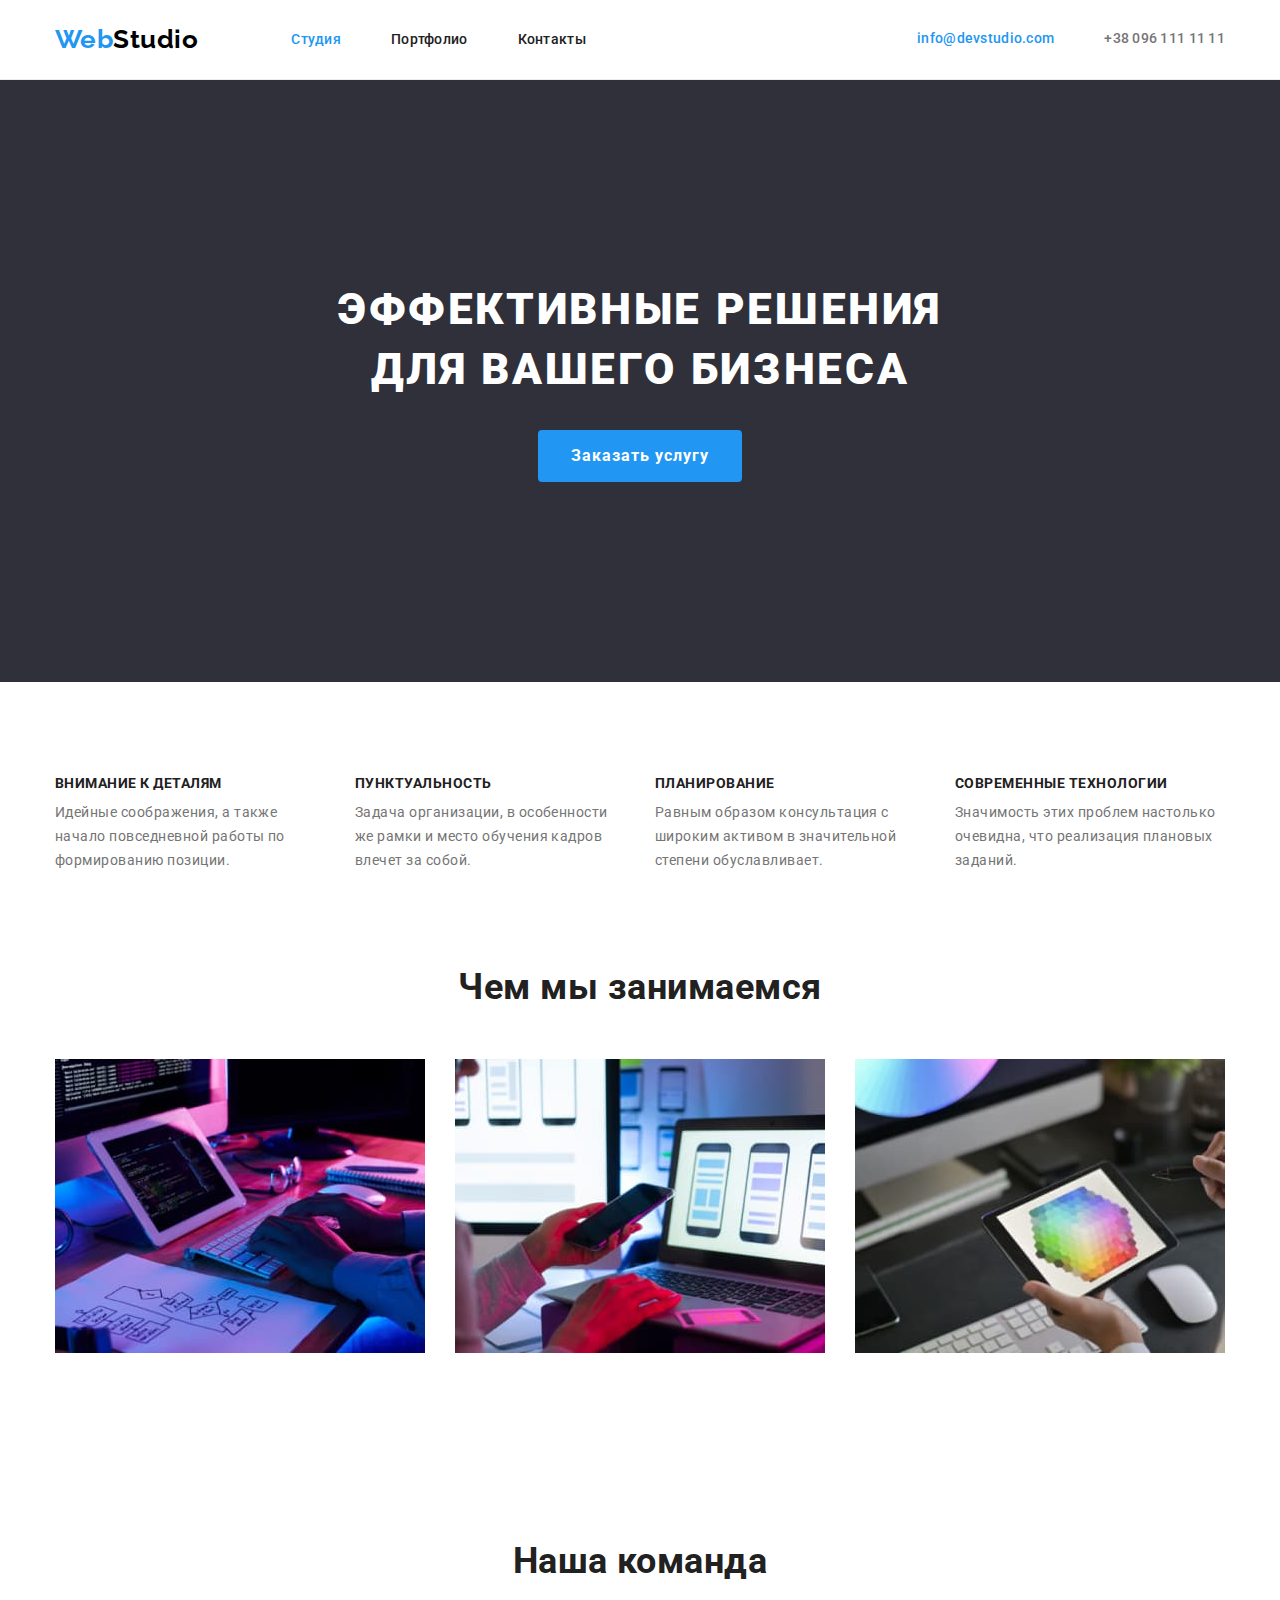
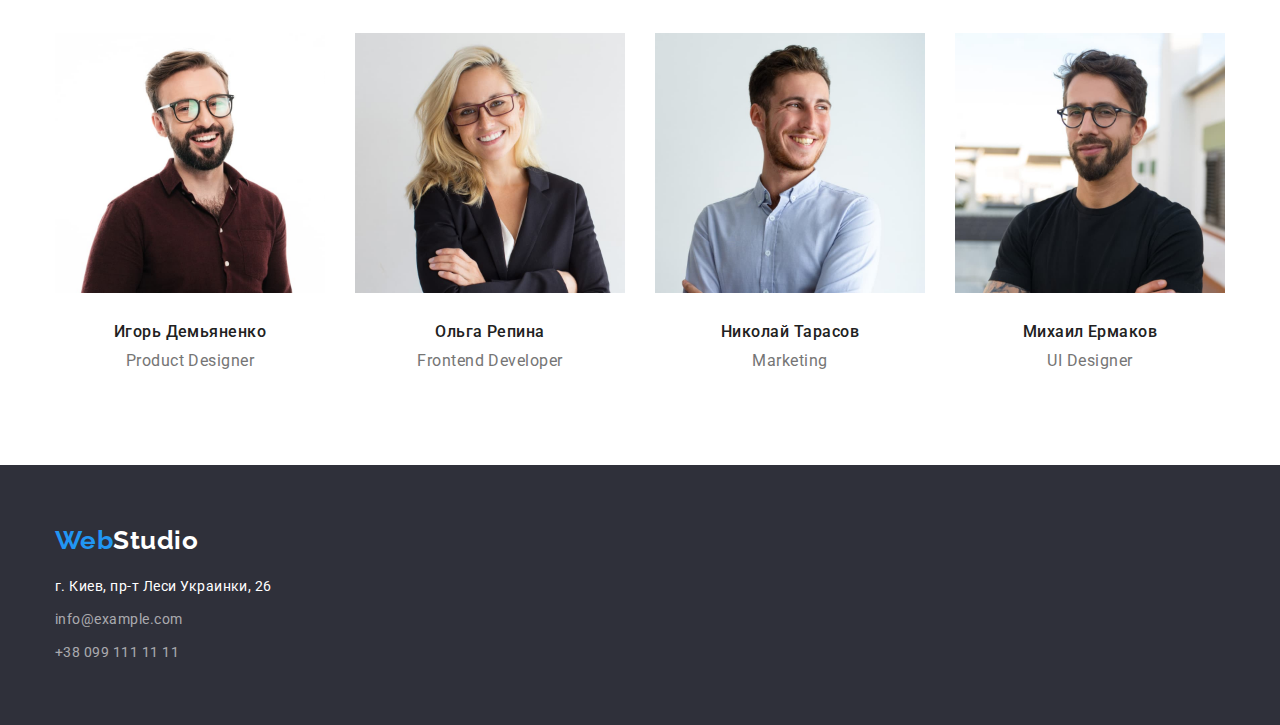
<file: index.html>
<!DOCTYPE html>
<html lang="ru">
  <head>
    <meta charset="UTF-8" />
    <meta http-equiv="X-UA-Compatible" content="IE=edge" />
    <meta name="viewport" content="width=device-width, initial-scale=1.0" />
    <title>Студия</title>
    <link rel="preconnect" href="https://fonts.gstatic.com" />
    <link
      href="https://fonts.googleapis.com/css2?family=Raleway:wght@700&family=Roboto:wght@400;500;700;900&display=swap"
      rel="stylesheet"
    />
    <link
      rel="stylesheet"
      href="https://cdnjs.cloudflare.com/ajax/libs/modern-normalize/1.0.0/modern-normalize.min.css"
    />
    <link rel="stylesheet" href="./css/styles.css" />
  </head>
  <body>
    <!-- Header -->
    <header class="header-section">
      <div class="container header">
        <a href="./index.html" lang="en" class="logo"
          ><span class="logo-name-one">Web</span
          ><span class="logo-name-two">Studio</span></a
        >
        <nav class="nav">
          <ul class="nav-list list">
            <li class="nav-point">
              <a href="./index.html" class="nav-item current">Студия</a>
            </li>
            <li class="nav-point">
              <a href="./portfolio.html" class="nav-item">Портфолио</a>
            </li>
            <li class="nav-point"><a href="" class="nav-item">Контакты</a></li>
          </ul>
        </nav>
        <ul class="contacts list">
          <li class="contacts-point">
            <a href="mailto:info@devstudio.com" class="contacts-item current"
              >info@devstudio.com</a
            >
          </li>
          <li class="contacts-point">
            <a href="tel:+380961111111" class="contacts-item"
              >+38 096 111 11 11</a
            >
          </li>
        </ul>
      </div>
    </header>
    <!-- Main -->
    <main>
      <!-- Hero -->
      <section class="hero section">
        <div class="container">
          <h1 class="hero-title">
            Эффективные решения <br />для вашего бизнеса
          </h1>
          <button type="button" class="hero-button">Заказать услугу</button>
        </div>
      </section>
      <!-- Why us -->
      <section class="pros section">
        <div class="container">
          <h2 class="heading-studio-hide">Почему мы?</h2>
          <ul class="list advantages">
            <li class="heading-studio-list-item">
              <h3 class="heading-studio-list-item-name">Внимание к деталям</h3>
              <p class="heading-studio-list-item-content">
                Идейные соображения, а также начало повседневной работы по
                формированию позиции.
              </p>
            </li>

            <li class="heading-studio-list-item">
              <h3 class="heading-studio-list-item-name">Пунктуальность</h3>
              <p class="heading-studio-list-item-content">
                Задача организации, в особенности же рамки и место обучения
                кадров влечет за собой.
              </p>
            </li>

            <li class="heading-studio-list-item">
              <h3 class="heading-studio-list-item-name">Планирование</h3>
              <p class="heading-studio-list-item-content">
                Равным образом консультация с широким активом в значительной
                степени обуславливает.
              </p>
            </li>

            <li class="heading-studio-list-item">
              <h3 class="heading-studio-list-item-name">
                Современные технологии
              </h3>
              <p class="heading-studio-list-item-content">
                Значимость этих проблем настолько очевидна, что реализация
                плановых заданий.
              </p>
            </li>
          </ul>
        </div>
      </section>
      <!-- What we do -->
      <section class="works section">
        <div class="container">
          <h2 class="heading-studio">Чем мы занимаемся</h2>
          <ul class="services list">
            <li class="studio-image">
              <img
                src="./images/what-we-do/hands-typing.jpg"
                alt="Руки, набирающие текст на беспроводной клавиатуре"
                width="370"
              />
            </li>
            <li class="studio-image">
              <img
                src="./images/what-we-do/one-hand-holding-the-phone.jpg"
                alt="Руки: в одной мобильный телефон, вторая лежит на клавиатуре"
                width="370"
              />
            </li>
            <li class="studio-image">
              <img
                src="./images/what-we-do/color-palette.jpg"
                alt="Руки, держащие планшет с изображением цветовой палитры"
                width="370"
              />
            </li>
          </ul>
        </div>
      </section>
      <!-- Our team -->
      <section class="employees section">
        <div class="container">
          <h2 class="heading-studio">Наша команда</h2>
          <ul class="team list">
            <li class="employee-card">
              <img
                class="employee-image"
                src="./images/our-team/igor-demianenko.jpg"
                alt="Игорь Демьяненко"
                width="270"
              />
              <div class="employee-info">
                <h3 class="heading-studio-employee">Игорь Демьяненко</h3>
                <p lang="en" class="heading-studio-employee-job">
                  Product Designer
                </p>
              </div>
            </li>
            <li class="employee-card">
              <img
                class="employee-image"
                src="./images/our-team/olga-repina.jpg"
                alt="Ольга Репина"
                width="270"
              />
              <div class="employee-info">
                <h3 class="heading-studio-employee">Ольга Репина</h3>
                <p lang="en" class="heading-studio-employee-job">
                  Frontend Developer
                </p>
              </div>
            </li>
            <li class="employee-card">
              <img
                class="employee-image"
                src="./images/our-team/nikolai-tarasov.jpg"
                alt="Николай Тарасов"
                width="270"
              />
              <div class="employee-info">
                <h3 class="heading-studio-employee">Николай Тарасов</h3>
                <p lang="en" class="heading-studio-employee-job">Marketing</p>
              </div>
            </li>
            <li class="employee-card">
              <img
                class="employee-image"
                src="./images/our-team/mikhail-ermakov.jpg"
                alt="Михаил Ермаков"
                width="270"
              />
              <div class="employee-info">
                <h3 class="heading-studio-employee">Михаил Ермаков</h3>
                <p lang="en" class="heading-studio-employee-job">UI Designer</p>
              </div>
            </li>
          </ul>
        </div>
      </section>
    </main>
    <!-- Footer -->
    <footer class="footer">
      <div class="container bottom">
        <a href="index.html" lang="en" class="logo page-bottom"
          ><span class="logo-name-one">Web</span
          ><span class="logo-name-two">Studio</span></a
        >
        <address>
          <ul class="address list">
            <li class="address map">
              <a
                href="https://goo.gl/maps/o1qzPbgA9d3HTLMZ9"
                target="_blank"
                rel="noopener noreferrer"
                class="google-maps-address"
                >г. Киев, пр-т Леси Украинки, 26</a
              >
            </li>
            <li class="address email">
              <a href="mailto:info@example.com" class="virtual-address-link"
                >info@example.com</a
              >
            </li>
            <li class="address phone">
              <a href="tel:+380991111111" class="virtual-address-link"
                >+38 099 111 11 11</a
              >
            </li>
          </ul>
        </address>
      </div>
    </footer>
  </body>
</html>
</file>
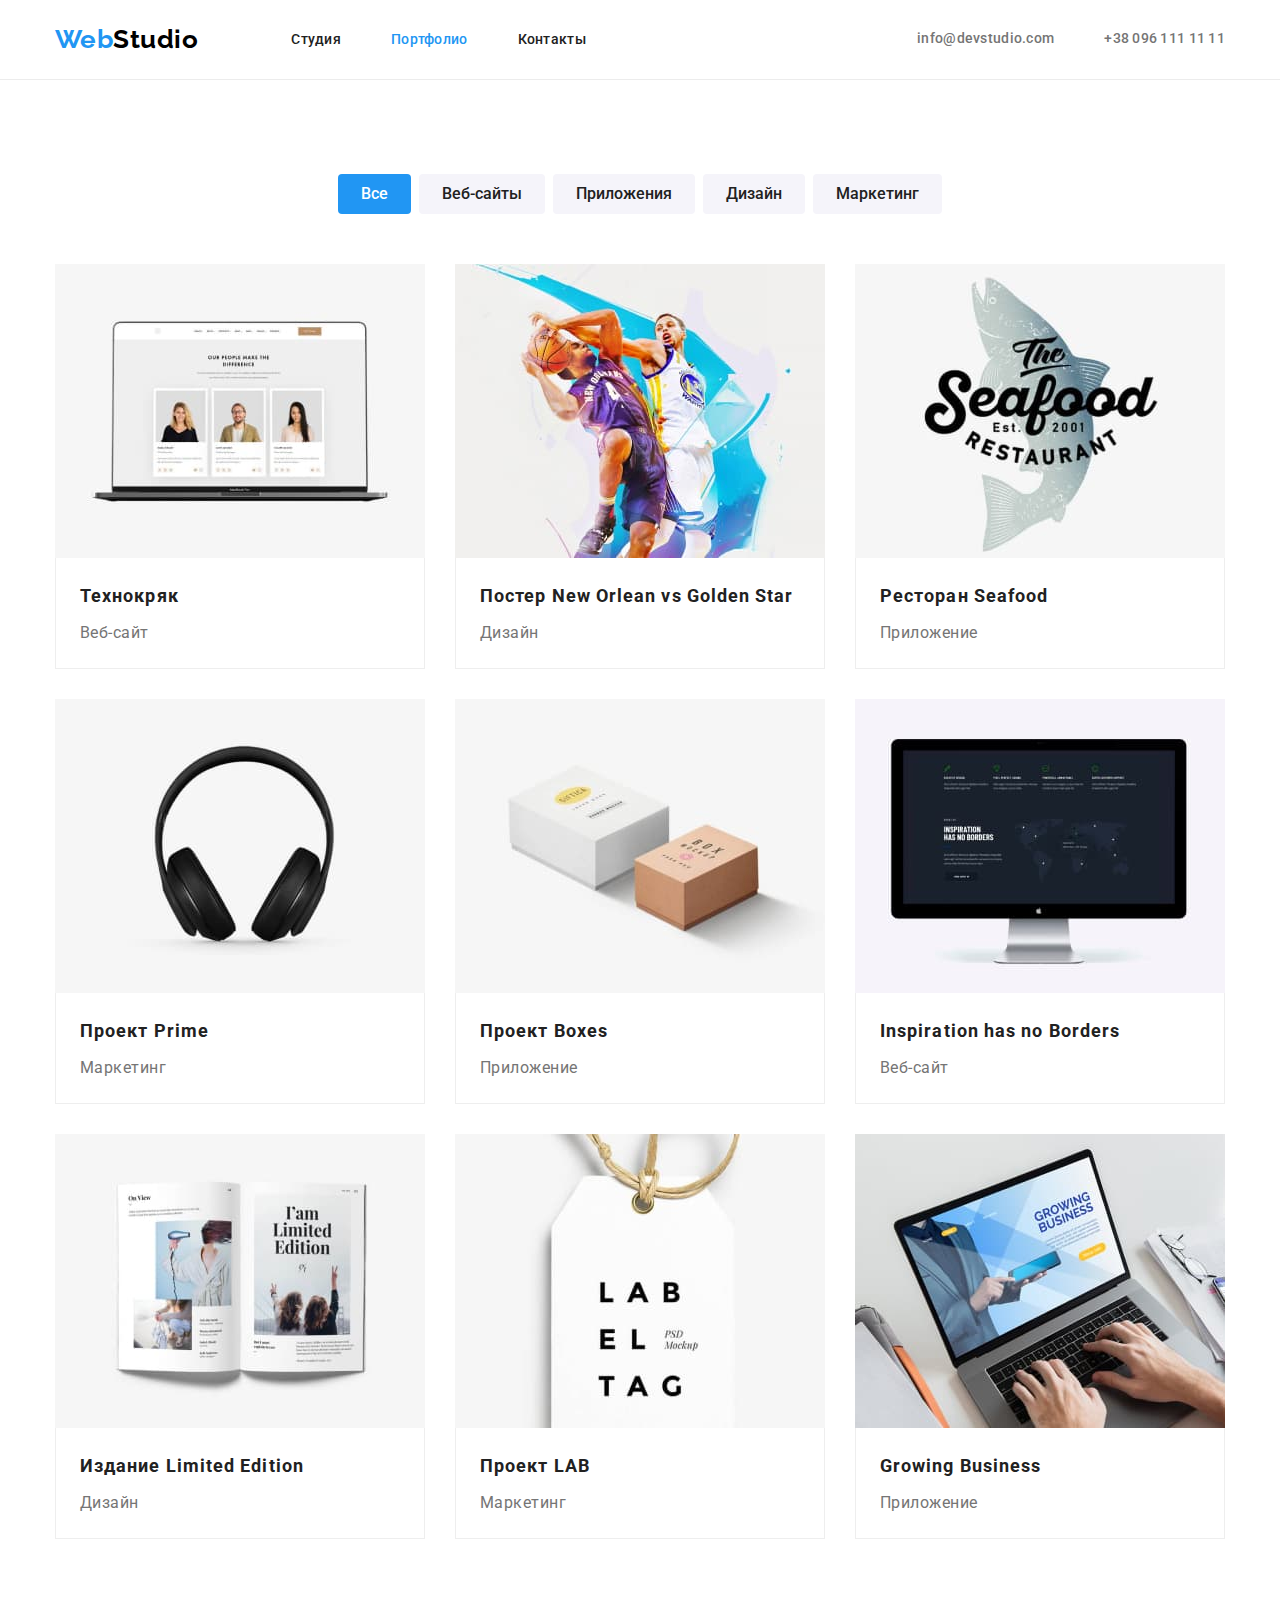
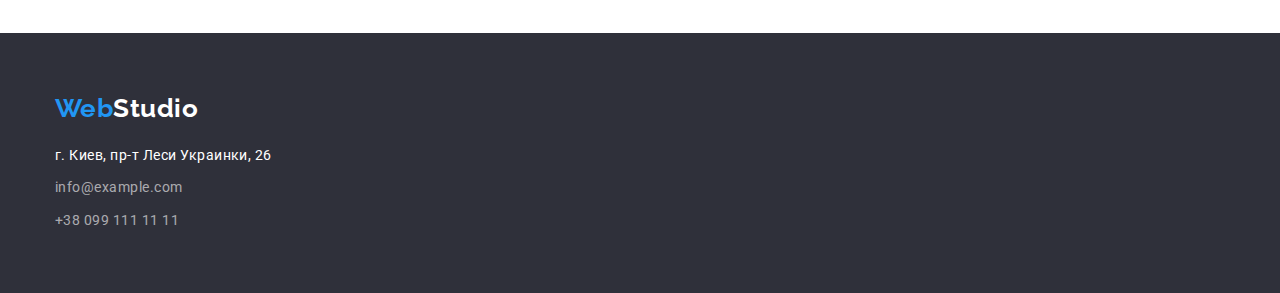
<file: portfolio.html>
<!DOCTYPE html>
<html lang="en">
  <head>
    <meta charset="UTF-8" />
    <meta http-equiv="X-UA-Compatible" content="IE=edge" />
    <meta name="viewport" content="width=device-width, initial-scale=1.0" />
    <title>Портфолио</title>
    <link rel="preconnect" href="https://fonts.gstatic.com" />
    <link
      href="https://fonts.googleapis.com/css2?family=Raleway:wght@700&family=Roboto:wght@400;500;700;900&display=swap"
      rel="stylesheet"
    />
    <link
      rel="stylesheet"
      href="https://cdnjs.cloudflare.com/ajax/libs/modern-normalize/1.0.0/modern-normalize.min.css"
    />
    <link rel="stylesheet" href="./css/styles.css" />
  </head>
  <body>
    <!-- Header -->
    <header class="header-section">
      <div class="container header">
        <a href="index.html" lang="en" class="logo"
          ><span class="logo-name-one">Web</span
          ><span class="logo-name-two">Studio</span></a
        >
        <nav class="nav">
          <ul class="nav-list list">
            <li class="nav-point">
              <a href="./index.html" class="nav-item">Студия</a>
            </li>
            <li class="nav-point">
              <a href="./portfolio.html" class="nav-item current">Портфолио</a>
            </li>
            <li class="nav-point"><a href="" class="nav-item">Контакты</a></li>
          </ul>
        </nav>
        <ul class="contacts list">
          <li class="contacts-point">
            <a href="mailto:info@devstudio.com" class="contacts-item"
              >info@devstudio.com</a
            >
          </li>
          <li class="contacts-point">
            <a href="tel:+380961111111" class="contacts-item"
              >+38 096 111 11 11</a
            >
          </li>
        </ul>
      </div>
    </header>
    <!-- Main -->
    <main>
      <!-- Examples of our works -->
      <section class="section">
        <div class="container">
          <!-- Hidden -->
          <h1 class="portfolio-hero-heading">Примеры наших работ, услуги</h1>
          <ul class="list buttons">
            <li class="button-content">
              <button type="button" class="portfolio-button current">
                Все
              </button>
            </li>
            <li class="button-content">
              <button type="button" class="portfolio-button">Веб-сайты</button>
            </li>
            <li class="button-content">
              <button type="button" class="portfolio-button">Приложения</button>
            </li>
            <li class="button-content">
              <button type="button" class="portfolio-button">Дизайн</button>
            </li>
            <li class="button-content">
              <button type="button" class="portfolio-button">Маркетинг</button>
            </li>
          </ul>
          <ul class="list images">
            <li class="product-item">
              <img
                src="./images/portfolio-examples/technokriak.jpg"
                alt="Пример выполнения сайта Технокряк"
                width="370"
              />
              <div class="product-description">
                <h2 class="heading-portfolio">Технокряк</h2>
                <p class="heading-portfolio-example">Веб-сайт</p>
              </div>
            </li>
            <li class="product-item">
              <img
                src="./images/portfolio-examples/basketball.jpg"
                alt="Постер с двумя баскетболистами"
                width="370"
              />
              <div class="product-description">
                <h2 class="heading-portfolio">
                  Постер <span lang="en">New Orlean vs Golden Star</span>
                </h2>
                <p class="heading-portfolio-example">Дизайн</p>
              </div>
            </li>
            <li class="product-item">
              <img
                src="./images/portfolio-examples/restaurant.jpg"
                alt="Эмблема ресторана"
                width="370"
              />
              <div class="product-description">
                <h2 class="heading-portfolio">
                  Ресторан <span lang="en">Seafood</span>
                </h2>
                <p class="heading-portfolio-example">Приложение</p>
              </div>
            </li>
            <li class="product-item">
              <img
                src="./images/portfolio-examples/headphones.jpg"
                alt="Наушники"
                width="370"
              />
              <div class="product-description">
                <h2 class="heading-portfolio">
                  Проект <span lang="en">Prime</span>
                </h2>
                <p class="heading-portfolio-example">Маркетинг</p>
              </div>
            </li>
            <li class="product-item">
              <img
                src="./images/portfolio-examples/boxes.jpg"
                alt="Две коробки"
                width="370"
              />
              <div class="product-description">
                <h2 class="heading-portfolio">
                  Проект <span lang="en">Boxes</span>
                </h2>
                <p class="heading-portfolio-example">Приложение</p>
              </div>
            </li>
            <li class="product-item">
              <img
                src="./images/portfolio-examples/monitor.jpg"
                alt="Монитор компьютера"
                width="370"
              />
              <div class="product-description">
                <h2 lang="en" class="heading-portfolio">
                  Inspiration has no Borders
                </h2>
                <p class="heading-portfolio-example">Веб-сайт</p>
              </div>
            </li>
            <li class="product-item">
              <img
                src="./images/portfolio-examples/limited-edition.jpg"
                alt="Разворот журнала"
                width="370"
              />
              <div class="product-description">
                <h2 class="heading-portfolio">
                  Издание <span lang="en">Limited Edition</span>
                </h2>
                <p class="heading-portfolio-example">Дизайн</p>
              </div>
            </li>
            <li class="product-item">
              <img
                src="./images/portfolio-examples/lab-project.jpg"
                alt="Имитация ценника"
                width="370"
              />
              <div class="product-description">
                <h2 class="heading-portfolio">
                  Проект <span lang="en">LAB</span>
                </h2>
                <p class="heading-portfolio-example">Маркетинг</p>
              </div>
            </li>
            <li class="product-item">
              <img
                src="./images/portfolio-examples/growing-business.jpg"
                alt="Руки на клавиатуре ноутбука"
                width="370"
              />
              <div class="product-description">
                <h2 lang="en" class="heading-portfolio">Growing Business</h2>
                <p class="heading-portfolio-example">Приложение</p>
              </div>
            </li>
          </ul>
        </div>
      </section>
    </main>
    <!-- Footer -->
    <footer class="footer">
      <div class="container bottom">
        <a href="index.html" lang="en" class="logo page-bottom"
          ><span class="logo-name-one">Web</span
          ><span class="logo-name-two">Studio</span></a
        >
        <address>
          <ul class="address list">
            <li class="address map">
              <a
                href="https://goo.gl/maps/o1qzPbgA9d3HTLMZ9"
                target="_blank"
                rel="noopener noreferrer"
                class="google-maps-address"
                >г. Киев, пр-т Леси Украинки, 26</a
              >
            </li>
            <li class="address email">
              <a href="mailto:info@example.com" class="virtual-address-link"
                >info@example.com</a
              >
            </li>
            <li class="address phone">
              <a href="tel:+380991111111" class="virtual-address-link"
                >+38 099 111 11 11</a
              >
            </li>
          </ul>
        </address>
      </div>
    </footer>
  </body>
</html>
</file>
<file: css/styles.css>
:root {
  --main-text-color: #757575;
  --title-text-color: #212121;
  --primary-white-color: #ffffff;
  --accent-color: #2196f3;
}

/* Global resets and classes */
h1,
h2,
h3,
h4,
h5,
h6,
p {
  margin-top: 0;
  margin-bottom: 0;
}

ul,
ol {
  padding-left: 0;
  margin-top: 0;
  margin-bottom: 0;
}

img {
  display: block;
}

body {
  color: var(--main-text-color);
  font-family: Roboto, Open Sans, Cabin, sans-serif;
  letter-spacing: 0.03em;
}
.list {
  list-style-type: none;
}

.container {
  width: 1200px;
  margin: 0 auto;
  padding-left: 15px;
  padding-right: 15px;
}

.section {
  padding-top: 94px;
  padding-bottom: 94px;
}

/* Header: logo */
.logo {
  margin-right: 93px;
  padding-left: 0;
  font-family: Raleway, sans-serif;
  font-weight: 700;
  font-size: 26px;
  line-height: 1.19;
  text-decoration: none;
}
.logo-name-one {
  color: var(--accent-color);
}
.logo-name-two {
  color: #000000;
}

/* Header: navigation */

.container.header {
  display: flex;
  width: 1200px;
}

.header-section {
  padding-top: 24px;
  padding-bottom: 24px;
  border-bottom: 1px solid #ececec;
}

.nav {
  display: flex;
}
.nav-list {
  display: flex;
  align-items: center;
}

.nav-point:not(:last-child) {
  margin-right: 50px;
}

.nav-item {
  color: var(--title-text-color);
  font-weight: 500;
  font-size: 14px;
  line-height: 1.14;
  letter-spacing: 0.02em;
  text-decoration: none;
}

.nav-item:hover,
.nav-item:focus {
  color: var(--accent-color);
}
.nav-item.current {
  color: var(--accent-color);
}
/* Header: contacts */
.contacts {
  display: flex;
  margin-left: auto;
}

.contacts-point {
  display: flex;
  align-items: center;
}

.contacts-point:not(:last-child) {
  margin-right: 50px;
}

.contacts-item {
  color: var(--main-text-color);
  font-weight: 500;
  font-size: 14px;
  line-height: 1.14;
  letter-spacing: 0.02em;
  text-decoration: none;
}
.contacts-item:hover,
.contacts-item:focus {
  color: var(--accent-color);
}
.contacts-item.current {
  color: var(--accent-color);
}

/* Hero, bgc temporary */
.hero.section {
  background-color: #2f303a;
  text-align: center;
  padding-top: 200px;
  padding-bottom: 200px;
}

.hero-title {
  margin-bottom: 30px;
  color: var(--primary-white-color);
  font-weight: 900;
  font-size: 44px;
  line-height: 1.36;
  letter-spacing: 0.06em;
  text-transform: uppercase;
}

.hero-button {
  padding: 10px 32px;
  border: 1px solid transparent;
  border-radius: 4px;
  color: var(--primary-white-color);
  background-color: var(--accent-color);
  font-weight: 700;
  font-size: 16px;
  line-height: 1.87;
  letter-spacing: 0.06em;
  cursor: pointer;
}
.hero-button:hover,
.hero-button:focus {
  color: var(--accent-color);
  background-color: var(--primary-white-color);
}
.portfolio-hero-heading,
.heading-studio-hide {
  display: none;
}

/* Why us */

.pros.section {
  padding-bottom: 94px;
}

.advantages {
  display: flex;
  margin-right: -30px;
}

.heading-studio-list-item {
  width: 270px;
}

.heading-studio-list-item:not(:last-child) {
  margin-right: 30px;
}

.heading-studio,
.heading-portfolio {
  color: var(--title-text-color);
}
.heading-studio {
  margin-bottom: 50px;
  font-weight: 700;
  font-size: 36px;
  line-height: 1.16;
  text-align: center;
}

.heading-studio-list-item-name {
  padding-bottom: 10px;
  color: var(--title-text-color);
  font-weight: 700;
  font-size: 14px;
  line-height: 1.14;
  text-transform: uppercase;
}
.heading-studio-list-item-content {
  font-size: 14px;
  line-height: 1.71;
}

/* What we do */
.works.section {
  padding-top: 0px;
}

.services {
  display: flex;
  flex-wrap: wrap;
  margin-right: -30px;
}

.studio-image:not(:last-child) {
  margin-right: 30px;
}

/* Our team */

/* .employees.section {
  padding-top: 47px;
} */

.team {
  display: flex;
  flex-wrap: wrap;
  margin-right: -30px;
  margin-bottom: -30px;
}

.employee-card:not(:last-child) {
  margin-right: 30px;
}

div.employee-info {
  padding-top: 30px;
  padding-bottom: 30px;
}

.heading-studio-employee {
  margin-bottom: 10px;
  color: var(--title-text-color);
  font-weight: 500;
  font-size: 16px;
  line-height: 1.18;
  text-align: center;
}
.heading-studio-employee-job {
  font-size: 16px;
  line-height: 1.18;
  text-align: center;
}

/* Footer */

.footer {
  background-color: #2f303a;
  padding-top: 60px;
  padding-bottom: 60px;
}

.footer .logo-name-two {
  color: var(--primary-white-color);
}
.container.bottom {
  display: flex;
  flex-direction: column;
}

.logo.page-bottom {
  margin-bottom: 20px;
  padding-left: 0;
}

.google-maps-address:hover,
.google-maps-address:focus,
.virtual-address-link:hover,
.virtual-address-link:focus {
  color: var(--accent-color);
}
.google-maps-address {
  color: var(--primary-white-color);
}
.virtual-address-link {
  color: rgba(255, 255, 255, 0.6);
}

.address.map {
  margin-bottom: 9px;
}

.address.email {
  margin-bottom: 9px;
}

.google-maps-address,
.virtual-address-link {
  font-style: normal;
  font-size: 14px;
  line-height: 1.71;
  text-decoration: none;
}

/* Examples of our works:buttons */
.list.buttons {
  display: flex;
  justify-content: center;
  margin-bottom: 50px;
  padding-right: -8px;
}

.portfolio-button {
  padding: 6px 22px;
  border-radius: 4px;
  border: 1px solid transparent;
  color: var(--title-text-color);
  background-color: #f5f4fa;
  font-weight: 500;
  font-size: 16px;
  line-height: 1.62;
  text-align: center;
  cursor: pointer;
}

.button-content:not(:last-child):not(:last-child) {
  padding-right: 8px;
}

.portfolio-button:hover,
.portfolio-button:focus {
  color: var(--primary-white-color);
  background-color: var(--accent-color);
}
.portfolio-button.current {
  color: var(--primary-white-color);
  background-color: var(--accent-color);
}

/* Examples of our works: content blocks */

div.product-description {
  padding: 20px 24px;
  border-right: 1px solid #eeeeee;
  border-bottom: 1px solid #eeeeee;
  border-left: 1px solid #eeeeee;
}

.heading-portfolio {
  margin-bottom: 4px;
  font-weight: 700;
  font-size: 18px;
  line-height: 2;
  letter-spacing: 0.06em;
}
.heading-portfolio-example {
  font-size: 16px;
  line-height: 1.87;
}

/* part with pics */
.list.images {
  display: flex;
  flex-wrap: wrap;
  margin-right: -30px;
  margin-bottom: -30px;
  padding: 0;
  margin: 0;
}

.product-item {
  background-color: var(--primary-white-color);
}

.product-item:not(:nth-last-child(-n + 3)) {
  margin-bottom: 30px;
}

.product-item:not(:nth-child(3n + 3)) {
  margin-right: 30px;
}

.product-image {
  margin-bottom: 20px;
}
</file>
